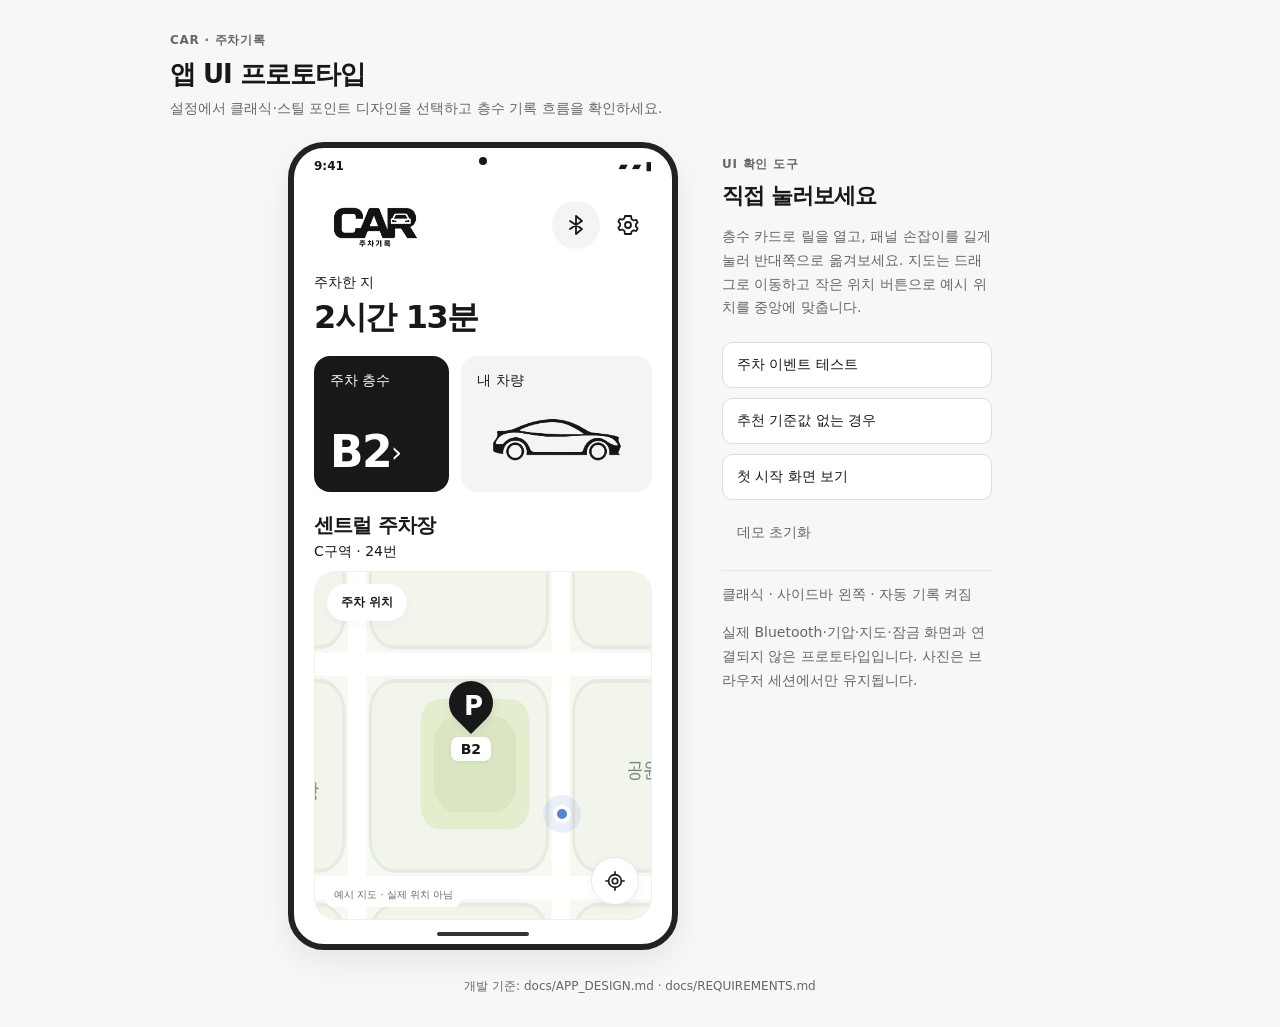
<file: prototype/index.html>
<!doctype html>
<html lang="ko">
<head>
  <meta charset="utf-8">
  <meta name="viewport" content="width=device-width, initial-scale=1">
  <title>CAR · 주차기록 UI 프로토타입</title>
  <link rel="stylesheet" href="styles.css">
  <script src="app.js" defer></script>
</head>
<body>
  <main class="workspace">
    <header class="preview-header">
      <p class="eyebrow">CAR · 주차기록</p>
      <h1>앱 UI 프로토타입</h1>
      <p>설정에서 클래식·스틸 포인트 디자인을 선택하고 층수 기록 흐름을 확인하세요.</p>
    </header>
    <div class="preview-layout">
      <section class="phone" id="phone" aria-label="주차기록 앱 시안">
        <div class="status-bar" aria-hidden="true"><span>9:41</span><span>▰ ▰ ▮</span></div>
        <div class="home-screen" id="homeScreen">
          <header class="app-header">
            <img class="header-logo" src="../assets/logo/car-logo.png" alt="CAR 주차기록">
            <div class="header-actions">
              <button id="bluetoothButton" class="icon-button bluetooth-button" type="button" aria-label="자동 기록 켜짐" aria-pressed="true">
                <svg viewBox="0 0 24 24" aria-hidden="true"><path d="M12 3v18l6-5-12-8m0 8 12-8-6-5"/></svg>
              </button>
              <button id="settingsButton" class="icon-button" type="button" aria-label="설정 열기">
                <svg viewBox="0 0 24 24" aria-hidden="true"><path d="m9 3-.6 2.4-2.2 1.3-2.4-.7-1.5 2.6 1.8 1.7v2.6l-1.8 1.7 1.5 2.6 2.4-.7 2.2 1.3L9 21h6l.6-2.4 2.2-1.3 2.4.7 1.5-2.6-1.8-1.7v-2.6l1.8-1.7-1.5-2.6-2.4.7-2.2-1.3L15 3z"/><circle cx="12" cy="12" r="3"/></svg>
              </button>
            </div>
          </header>
          <section class="elapsed-section" aria-label="주차 경과 시간"><p>주차한 지</p><strong id="elapsedTime">2시간 13분</strong></section>
          <section class="summary-grid" aria-label="현재 주차 기록">
            <button id="floorCard" class="floor-card" type="button" aria-label="주차 층수 선택"><span>주차 층수</span><span class="floor-line"><strong id="homeFloor">B2</strong><span aria-hidden="true">›</span></span></button>
            <button id="vehicleCard" class="vehicle-card" type="button" aria-label="내 차량과 주차 사진"><span>내 차량</span><img id="vehicleImage" src="../assets/vehicle/car-side.png" alt="간결한 측면 차량 아이콘"></button>
          </section>
          <section class="location-heading"><h2>센트럴 주차장</h2><p>C구역 · 24번</p></section>
          <section id="mapViewport" class="map-preview" tabindex="0" aria-label="예시 지도. 실제 위치가 아닙니다. 드래그 또는 방향키로 이동할 수 있습니다.">
            <div id="mapLayer" class="map-layer">
              <img class="map-artwork" src="../assets/map/map-demo.svg" alt="" aria-hidden="true" draggable="false">
              <div class="parking-marker"><span class="marker-pin">P</span><span class="marker-floor" id="mapFloor">B2</span></div>
              <span class="map-current-position" role="img" aria-label="예시 현재 위치, 실제 측정값 아님"></span>
            </div>
            <span class="map-location-chip">주차 위치</span>
            <button id="recenterMap" class="map-recenter" type="button" aria-label="예시 현재 위치를 지도 중앙에 표시">
              <svg viewBox="0 0 24 24" aria-hidden="true"><circle cx="12" cy="12" r="7"/><circle cx="12" cy="12" r="3"/><path d="M12 2v3m0 14v3M2 12h3m14 0h3"/></svg>
            </button>
            <span class="map-note">예시 지도 · 실제 위치 아님</span>
          </section>
        </div>

        <div id="drawerBackdrop" class="drawer-backdrop" hidden></div>
        <div id="dropGuide" class="drop-guide" aria-hidden="true" hidden></div>
        <section id="drawer" class="drawer side-left" role="dialog" aria-modal="true" aria-labelledby="drawerTitle" hidden>
          <button id="dragHandle" class="drag-handle" type="button" aria-label="길게 누른 뒤 드래그하여 사이드바 위치 이동"><span aria-hidden="true"></span></button>
          <div class="drawer-heading"><h2 id="drawerTitle">주차 층수</h2><button id="closeDrawer" class="close-button" type="button" aria-label="층수 패널 닫기">×</button></div>
          <p class="recommendation" id="recommendation">B2로 예상돼요</p>
          <div class="wheel-window"><div class="wheel-selection" aria-hidden="true"></div><div id="floorWheel" class="floor-wheel" role="group" aria-label="위아래로 스크롤해서 주차 층수 선택"></div></div>
          <div class="drawer-actions">
            <button id="cameraButton" class="camera-button" type="button" aria-label="주차 사진 추가">
              <svg viewBox="0 0 24 24" aria-hidden="true"><path d="M3 7h4l2-3h6l2 3h4v13H3z"/><circle cx="12" cy="13" r="4"/></svg>
            </button>
            <button id="saveButton" class="save-button" type="button">저장</button>
          </div>
        </section>

        <section id="welcomeScreen" class="full-screen welcome-screen" aria-label="처음 시작" hidden>
          <img class="welcome-logo" src="../assets/logo/car-logo.png" alt="CAR 주차기록">
          <div class="welcome-car"><img id="welcomeVehicleImage" src="../assets/vehicle/car-side.png" alt="간결한 측면 차량 아이콘"><span class="welcome-parking" aria-hidden="true">P</span></div>
          <h2>주차 위치를<br>쉽게 기억하세요</h2><p class="welcome-copy">차에서 내리면<br>주차 기록을 도와드려요</p>
          <p class="setup-summary">차량 선택 · 권한 확인 · 연결 테스트</p>
          <div class="welcome-actions"><button id="startSetup" class="primary-button" type="button">내 차량 연결하기</button><button id="skipSetup" class="text-button" type="button">나중에 설정</button></div>
        </section>

        <section id="settingsScreen" class="full-screen settings-screen" aria-labelledby="settingsTitle" hidden>
          <div class="screen-heading"><button id="closeSettings" class="text-button" type="button">뒤로</button><h2 id="settingsTitle">설정</h2></div>
          <label class="settings-row"><span><strong>자동 기록</strong><small>등록 차량 연결 해제 시 기록</small></span><input id="autoRecordToggle" type="checkbox" checked></label>
          <div class="settings-section theme-section">
            <h3>디자인 테마</h3>
            <fieldset class="theme-options">
              <legend class="visually-hidden">앱 디자인 선택</legend>
              <label class="theme-option">
                <input type="radio" name="appTheme" value="classic" checked>
                <span class="theme-swatch swatch-classic" aria-hidden="true"><b>CAR</b><i></i><em>B2</em></span>
                <strong>클래식</strong><small>블랙 · 화이트</small>
              </label>
              <label class="theme-option">
                <input type="radio" name="appTheme" value="steel">
                <span class="theme-swatch swatch-steel" aria-hidden="true"><b>CAR</b><i></i><em>B2</em></span>
                <strong>스틸 포인트</strong><small>얇은 실버 디테일</small>
              </label>
            </fieldset>
            <p class="theme-hint">바로 적용되고 다음 실행에도 유지돼요.</p>
          </div>
          <div class="settings-section"><h3>사이드바 위치</h3><div class="side-options"><label><input type="radio" name="drawerSide" value="left" checked>왼쪽</label><label><input type="radio" name="drawerSide" value="right">오른쪽</label></div></div>
          <div class="settings-section"><h3>등록 차량</h3><p>내 차량 Bluetooth <span class="demo-tag">예시</span></p></div>
          <div class="settings-section"><h3>자동 화면 표시</h3><p>실제 앱에서는 권한과 감지 준비 상태를 확인합니다.</p><button id="settingsSetup" class="secondary-button" type="button">설정 흐름 보기</button></div>
          <p class="demo-disclosure">UI 데모 설정입니다. 휴대폰의 Bluetooth·권한 설정은 변경하지 않습니다.</p>
        </section>

        <section id="setupScreen" class="full-screen setup-screen" aria-labelledby="setupTitle" hidden>
          <div class="screen-heading"><button id="closeSetup" class="text-button" type="button">닫기</button><span id="setupProgress">1 / 3</span></div>
          <div class="setup-content"><p class="eyebrow">처음 설정</p><h2 id="setupTitle">내 차량을 선택하세요</h2><div id="setupBody"></div></div>
          <button id="setupNext" class="primary-button" type="button">이 차량 선택</button><p class="demo-disclosure">설정 화면을 확인하는 데모입니다.</p>
        </section>
        <div class="gesture-bar" aria-hidden="true"></div>
        <div id="toast" class="toast" role="status" aria-live="polite" hidden></div>
      </section>
      <aside class="demo-tools" aria-label="프로토타입 확인 도구">
        <p class="eyebrow">UI 확인 도구</p><h2>직접 눌러보세요</h2>
        <p>층수 카드로 릴을 열고, 패널 손잡이를 길게 눌러 반대쪽으로 옮겨보세요. 지도는 드래그로 이동하고 작은 위치 버튼으로 예시 위치를 중앙에 맞춥니다.</p>
        <button id="simulateParking" class="tool-button" type="button">주차 이벤트 테스트</button>
        <button id="simulateNoBaseline" class="tool-button" type="button">추천 기준값 없는 경우</button>
        <button id="showWelcome" class="tool-button" type="button">첫 시작 화면 보기</button>
        <button id="resetDemo" class="tool-button subtle" type="button">데모 초기화</button>
        <p id="demoState" class="demo-state" aria-live="polite">사이드바 왼쪽 · 자동 기록 켜짐</p>
        <p class="demo-disclosure">실제 Bluetooth·기압·지도·잠금 화면과 연결되지 않은 프로토타입입니다. 사진은 브라우저 세션에서만 유지됩니다.</p>
      </aside>
    </div>
    <p class="footer-note">개발 기준: docs/APP_DESIGN.md · docs/REQUIREMENTS.md</p>
  </main>
  <input id="photoInput" type="file" accept="image/*" hidden>
  <dialog id="photoDialog"><button id="closePhoto" class="text-button" type="button">닫기</button><img id="photoPreview" alt="저장한 주차 사진"></dialog>
</body>
</html>
</file>
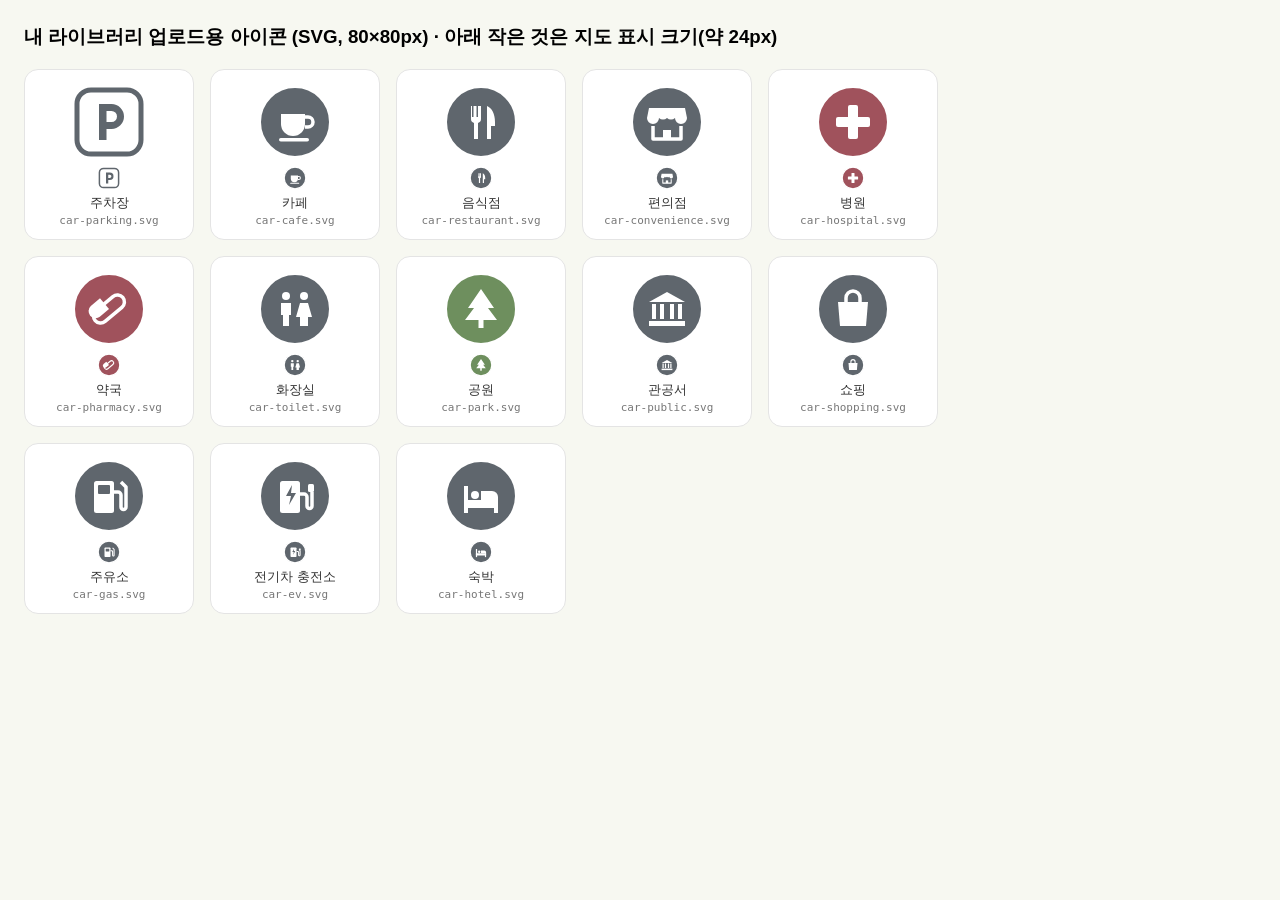
<file: map-style/icons/preview.html>
<!doctype html><meta charset="utf-8"><title>지도 아이콘 미리보기</title>
<style>body{font-family:'Noto Sans KR',sans-serif;background:#F7F8F1;margin:24px}
.grid{display:grid;grid-template-columns:repeat(5,170px);gap:16px}
figure{margin:0;background:#fff;border:1px solid #E4E4E4;border-radius:14px;padding:12px;text-align:center}
.big svg{width:80px;height:80px}.small svg{width:24px;height:24px}
figcaption{font-size:13px;color:#333}code{font-size:11px;color:#777}</style>
<h3>내 라이브러리 업로드용 아이콘 (SVG, 80×80px) · 아래 작은 것은 지도 표시 크기(약 24px)</h3>
<div class="grid"><figure><div class="big"><svg xmlns="http://www.w3.org/2000/svg" width="80" height="80" viewBox="0 0 80 80"><rect x="8" y="8" width="64" height="64" rx="14" fill="#FFFFFF" stroke="#5F666D" stroke-width="5"/><path d="M30 22h12.5a12.5 12.5 0 0 1 0 25H37.5v11H30z M37.5 29v11h5a5.5 5.5 0 0 0 0-11z" fill="#5F666D" fill-rule="evenodd"/></svg>
</div><div class="small"><svg xmlns="http://www.w3.org/2000/svg" width="80" height="80" viewBox="0 0 80 80"><rect x="8" y="8" width="64" height="64" rx="14" fill="#FFFFFF" stroke="#5F666D" stroke-width="5"/><path d="M30 22h12.5a12.5 12.5 0 0 1 0 25H37.5v11H30z M37.5 29v11h5a5.5 5.5 0 0 0 0-11z" fill="#5F666D" fill-rule="evenodd"/></svg>
</div><figcaption>주차장<br><code>car-parking.svg</code></figcaption></figure><figure><div class="big"><svg xmlns="http://www.w3.org/2000/svg" width="80" height="80" viewBox="0 0 80 80"><circle cx="40" cy="40" r="36" fill="#5F666D" stroke="#FFFFFF" stroke-width="4"/><path d="M26 32h24v10a12 12 0 0 1-12 12h0a12 12 0 0 1-12-12z" fill="#FFFFFF"/>
<path d="M50 35h3a5 5 0 0 1 0 10h-3" fill="none" stroke="#FFFFFF" stroke-width="3.5"/>
<rect x="24" y="56" width="30" height="3.5" rx="1.75" fill="#FFFFFF"/></svg>
</div><div class="small"><svg xmlns="http://www.w3.org/2000/svg" width="80" height="80" viewBox="0 0 80 80"><circle cx="40" cy="40" r="36" fill="#5F666D" stroke="#FFFFFF" stroke-width="4"/><path d="M26 32h24v10a12 12 0 0 1-12 12h0a12 12 0 0 1-12-12z" fill="#FFFFFF"/>
<path d="M50 35h3a5 5 0 0 1 0 10h-3" fill="none" stroke="#FFFFFF" stroke-width="3.5"/>
<rect x="24" y="56" width="30" height="3.5" rx="1.75" fill="#FFFFFF"/></svg>
</div><figcaption>카페<br><code>car-cafe.svg</code></figcaption></figure><figure><div class="big"><svg xmlns="http://www.w3.org/2000/svg" width="80" height="80" viewBox="0 0 80 80"><circle cx="40" cy="40" r="36" fill="#5F666D" stroke="#FFFFFF" stroke-width="4"/><path d="M30 24v13a4 4 0 0 0 3 3.9V57h4V40.9a4 4 0 0 0 3-3.9V24h-3v11h-1.5V24h-3v11H31V24z" fill="#FFFFFF"/>
<path d="M46 57V24c5 2 8 8 8 16v4h-4v13z" fill="#FFFFFF"/></svg>
</div><div class="small"><svg xmlns="http://www.w3.org/2000/svg" width="80" height="80" viewBox="0 0 80 80"><circle cx="40" cy="40" r="36" fill="#5F666D" stroke="#FFFFFF" stroke-width="4"/><path d="M30 24v13a4 4 0 0 0 3 3.9V57h4V40.9a4 4 0 0 0 3-3.9V24h-3v11h-1.5V24h-3v11H31V24z" fill="#FFFFFF"/>
<path d="M46 57V24c5 2 8 8 8 16v4h-4v13z" fill="#FFFFFF"/></svg>
</div><figcaption>음식점<br><code>car-restaurant.svg</code></figcaption></figure><figure><div class="big"><svg xmlns="http://www.w3.org/2000/svg" width="80" height="80" viewBox="0 0 80 80"><circle cx="40" cy="40" r="36" fill="#5F666D" stroke="#FFFFFF" stroke-width="4"/><path d="M22 26h36l2 10a6 6 0 0 1-12 0 6 6 0 0 1-8 0 6 6 0 0 1-8 0 6 6 0 0 1-12 0z" fill="#FFFFFF"/>
<path d="M26 44v13h28V44" fill="none" stroke="#FFFFFF" stroke-width="3.5" stroke-linejoin="round"/>
<rect x="36" y="48" width="8" height="9" fill="#FFFFFF"/></svg>
</div><div class="small"><svg xmlns="http://www.w3.org/2000/svg" width="80" height="80" viewBox="0 0 80 80"><circle cx="40" cy="40" r="36" fill="#5F666D" stroke="#FFFFFF" stroke-width="4"/><path d="M22 26h36l2 10a6 6 0 0 1-12 0 6 6 0 0 1-8 0 6 6 0 0 1-8 0 6 6 0 0 1-12 0z" fill="#FFFFFF"/>
<path d="M26 44v13h28V44" fill="none" stroke="#FFFFFF" stroke-width="3.5" stroke-linejoin="round"/>
<rect x="36" y="48" width="8" height="9" fill="#FFFFFF"/></svg>
</div><figcaption>편의점<br><code>car-convenience.svg</code></figcaption></figure><figure><div class="big"><svg xmlns="http://www.w3.org/2000/svg" width="80" height="80" viewBox="0 0 80 80"><circle cx="40" cy="40" r="36" fill="#A0525C" stroke="#FFFFFF" stroke-width="4"/><rect x="35" y="23" width="10" height="34" rx="2" fill="#FFFFFF"/>
<rect x="23" y="35" width="34" height="10" rx="2" fill="#FFFFFF"/></svg>
</div><div class="small"><svg xmlns="http://www.w3.org/2000/svg" width="80" height="80" viewBox="0 0 80 80"><circle cx="40" cy="40" r="36" fill="#A0525C" stroke="#FFFFFF" stroke-width="4"/><rect x="35" y="23" width="10" height="34" rx="2" fill="#FFFFFF"/>
<rect x="23" y="35" width="34" height="10" rx="2" fill="#FFFFFF"/></svg>
</div><figcaption>병원<br><code>car-hospital.svg</code></figcaption></figure><figure><div class="big"><svg xmlns="http://www.w3.org/2000/svg" width="80" height="80" viewBox="0 0 80 80"><circle cx="40" cy="40" r="36" fill="#A0525C" stroke="#FFFFFF" stroke-width="4"/><rect x="22" y="33" width="36" height="14" rx="7" transform="rotate(-40 40 40)" fill="none" stroke="#FFFFFF" stroke-width="3.5"/>
<path d="M40 40l-9.2 7.7a7 7 0 0 1 -9-10.7l9.2-7.7z" transform="rotate(0 40 40)" fill="#FFFFFF"/></svg>
</div><div class="small"><svg xmlns="http://www.w3.org/2000/svg" width="80" height="80" viewBox="0 0 80 80"><circle cx="40" cy="40" r="36" fill="#A0525C" stroke="#FFFFFF" stroke-width="4"/><rect x="22" y="33" width="36" height="14" rx="7" transform="rotate(-40 40 40)" fill="none" stroke="#FFFFFF" stroke-width="3.5"/>
<path d="M40 40l-9.2 7.7a7 7 0 0 1 -9-10.7l9.2-7.7z" transform="rotate(0 40 40)" fill="#FFFFFF"/></svg>
</div><figcaption>약국<br><code>car-pharmacy.svg</code></figcaption></figure><figure><div class="big"><svg xmlns="http://www.w3.org/2000/svg" width="80" height="80" viewBox="0 0 80 80"><circle cx="40" cy="40" r="36" fill="#5F666D" stroke="#FFFFFF" stroke-width="4"/><circle cx="31" cy="27" r="4" fill="#FFFFFF"/><circle cx="49" cy="27" r="4" fill="#FFFFFF"/>
<path d="M26 34h10v12h-2v11h-6V46h-2z" fill="#FFFFFF"/>
<path d="M45 34h8l4 14h-4v9h-8v-9h-4z" fill="#FFFFFF"/></svg>
</div><div class="small"><svg xmlns="http://www.w3.org/2000/svg" width="80" height="80" viewBox="0 0 80 80"><circle cx="40" cy="40" r="36" fill="#5F666D" stroke="#FFFFFF" stroke-width="4"/><circle cx="31" cy="27" r="4" fill="#FFFFFF"/><circle cx="49" cy="27" r="4" fill="#FFFFFF"/>
<path d="M26 34h10v12h-2v11h-6V46h-2z" fill="#FFFFFF"/>
<path d="M45 34h8l4 14h-4v9h-8v-9h-4z" fill="#FFFFFF"/></svg>
</div><figcaption>화장실<br><code>car-toilet.svg</code></figcaption></figure><figure><div class="big"><svg xmlns="http://www.w3.org/2000/svg" width="80" height="80" viewBox="0 0 80 80"><circle cx="40" cy="40" r="36" fill="#6E8F5E" stroke="#FFFFFF" stroke-width="4"/><path d="M40 20l13 19h-6l9 12H24l9-12h-6z" fill="#FFFFFF"/>
<rect x="37.5" y="50" width="5" height="9" fill="#FFFFFF"/></svg>
</div><div class="small"><svg xmlns="http://www.w3.org/2000/svg" width="80" height="80" viewBox="0 0 80 80"><circle cx="40" cy="40" r="36" fill="#6E8F5E" stroke="#FFFFFF" stroke-width="4"/><path d="M40 20l13 19h-6l9 12H24l9-12h-6z" fill="#FFFFFF"/>
<rect x="37.5" y="50" width="5" height="9" fill="#FFFFFF"/></svg>
</div><figcaption>공원<br><code>car-park.svg</code></figcaption></figure><figure><div class="big"><svg xmlns="http://www.w3.org/2000/svg" width="80" height="80" viewBox="0 0 80 80"><circle cx="40" cy="40" r="36" fill="#5F666D" stroke="#FFFFFF" stroke-width="4"/><path d="M22 33l18-10 18 10z" fill="#FFFFFF"/>
<rect x="25" y="35" width="4" height="15" fill="#FFFFFF"/><rect x="33" y="35" width="4" height="15" fill="#FFFFFF"/>
<rect x="43" y="35" width="4" height="15" fill="#FFFFFF"/><rect x="51" y="35" width="4" height="15" fill="#FFFFFF"/>
<rect x="22" y="52" width="36" height="5" fill="#FFFFFF"/></svg>
</div><div class="small"><svg xmlns="http://www.w3.org/2000/svg" width="80" height="80" viewBox="0 0 80 80"><circle cx="40" cy="40" r="36" fill="#5F666D" stroke="#FFFFFF" stroke-width="4"/><path d="M22 33l18-10 18 10z" fill="#FFFFFF"/>
<rect x="25" y="35" width="4" height="15" fill="#FFFFFF"/><rect x="33" y="35" width="4" height="15" fill="#FFFFFF"/>
<rect x="43" y="35" width="4" height="15" fill="#FFFFFF"/><rect x="51" y="35" width="4" height="15" fill="#FFFFFF"/>
<rect x="22" y="52" width="36" height="5" fill="#FFFFFF"/></svg>
</div><figcaption>관공서<br><code>car-public.svg</code></figcaption></figure><figure><div class="big"><svg xmlns="http://www.w3.org/2000/svg" width="80" height="80" viewBox="0 0 80 80"><circle cx="40" cy="40" r="36" fill="#5F666D" stroke="#FFFFFF" stroke-width="4"/><path d="M33 33v-4a7 7 0 0 1 14 0v4" fill="none" stroke="#FFFFFF" stroke-width="3.5"/>
<path d="M25 33h30l-2 24H27z" fill="#FFFFFF"/></svg>
</div><div class="small"><svg xmlns="http://www.w3.org/2000/svg" width="80" height="80" viewBox="0 0 80 80"><circle cx="40" cy="40" r="36" fill="#5F666D" stroke="#FFFFFF" stroke-width="4"/><path d="M33 33v-4a7 7 0 0 1 14 0v4" fill="none" stroke="#FFFFFF" stroke-width="3.5"/>
<path d="M25 33h30l-2 24H27z" fill="#FFFFFF"/></svg>
</div><figcaption>쇼핑<br><code>car-shopping.svg</code></figcaption></figure><figure><div class="big"><svg xmlns="http://www.w3.org/2000/svg" width="80" height="80" viewBox="0 0 80 80"><circle cx="40" cy="40" r="36" fill="#5F666D" stroke="#FFFFFF" stroke-width="4"/><rect x="25" y="25" width="20" height="32" rx="2.5" fill="#FFFFFF"/>
<rect x="29" y="29" width="12" height="9" rx="1" fill="#5F666D"/>
<path d="M45 36h4a3 3 0 0 1 3 3v12a2.5 2.5 0 0 0 5 0V31l-5-5" fill="none" stroke="#FFFFFF" stroke-width="3.5" stroke-linejoin="round"/></svg>
</div><div class="small"><svg xmlns="http://www.w3.org/2000/svg" width="80" height="80" viewBox="0 0 80 80"><circle cx="40" cy="40" r="36" fill="#5F666D" stroke="#FFFFFF" stroke-width="4"/><rect x="25" y="25" width="20" height="32" rx="2.5" fill="#FFFFFF"/>
<rect x="29" y="29" width="12" height="9" rx="1" fill="#5F666D"/>
<path d="M45 36h4a3 3 0 0 1 3 3v12a2.5 2.5 0 0 0 5 0V31l-5-5" fill="none" stroke="#FFFFFF" stroke-width="3.5" stroke-linejoin="round"/></svg>
</div><figcaption>주유소<br><code>car-gas.svg</code></figcaption></figure><figure><div class="big"><svg xmlns="http://www.w3.org/2000/svg" width="80" height="80" viewBox="0 0 80 80"><circle cx="40" cy="40" r="36" fill="#5F666D" stroke="#FFFFFF" stroke-width="4"/><rect x="25" y="25" width="20" height="32" rx="2.5" fill="#FFFFFF"/>
<path d="M37 29l-6 11h5l-2 9 7-12h-5z" fill="#5F666D"/>
<path d="M45 38h4a3 3 0 0 1 3 3v9a2.5 2.5 0 0 0 5 0V36" fill="none" stroke="#FFFFFF" stroke-width="3.5" stroke-linejoin="round"/>
<rect x="53" y="28" width="6" height="8" rx="1.5" fill="#FFFFFF"/></svg>
</div><div class="small"><svg xmlns="http://www.w3.org/2000/svg" width="80" height="80" viewBox="0 0 80 80"><circle cx="40" cy="40" r="36" fill="#5F666D" stroke="#FFFFFF" stroke-width="4"/><rect x="25" y="25" width="20" height="32" rx="2.5" fill="#FFFFFF"/>
<path d="M37 29l-6 11h5l-2 9 7-12h-5z" fill="#5F666D"/>
<path d="M45 38h4a3 3 0 0 1 3 3v9a2.5 2.5 0 0 0 5 0V36" fill="none" stroke="#FFFFFF" stroke-width="3.5" stroke-linejoin="round"/>
<rect x="53" y="28" width="6" height="8" rx="1.5" fill="#FFFFFF"/></svg>
</div><figcaption>전기차 충전소<br><code>car-ev.svg</code></figcaption></figure><figure><div class="big"><svg xmlns="http://www.w3.org/2000/svg" width="80" height="80" viewBox="0 0 80 80"><circle cx="40" cy="40" r="36" fill="#5F666D" stroke="#FFFFFF" stroke-width="4"/><rect x="23" y="44" width="34" height="8" rx="2" fill="#FFFFFF"/>
<rect x="23" y="30" width="4" height="27" fill="#FFFFFF"/><rect x="53" y="44" width="4" height="13" fill="#FFFFFF"/>
<circle cx="34" cy="39" r="4" fill="#FFFFFF"/><path d="M40 35h11a6 6 0 0 1 6 6v3H40z" fill="#FFFFFF"/></svg>
</div><div class="small"><svg xmlns="http://www.w3.org/2000/svg" width="80" height="80" viewBox="0 0 80 80"><circle cx="40" cy="40" r="36" fill="#5F666D" stroke="#FFFFFF" stroke-width="4"/><rect x="23" y="44" width="34" height="8" rx="2" fill="#FFFFFF"/>
<rect x="23" y="30" width="4" height="27" fill="#FFFFFF"/><rect x="53" y="44" width="4" height="13" fill="#FFFFFF"/>
<circle cx="34" cy="39" r="4" fill="#FFFFFF"/><path d="M40 35h11a6 6 0 0 1 6 6v3H40z" fill="#FFFFFF"/></svg>
</div><figcaption>숙박<br><code>car-hotel.svg</code></figcaption></figure></div>
</file>
<file: prototype/styles.css>
:root{color-scheme:light;--black:#181818;--white:#fff;--surface:#f4f4f4;--secondary:#666;--inactive:#a8a8a8;--border:#e4e4e4;font-family:system-ui,-apple-system,"Segoe UI","Malgun Gothic",sans-serif;color:var(--black);background:#f7f7f7}
*{box-sizing:border-box}body{margin:0}button,input{font:inherit}button{cursor:pointer}button:focus-visible,input:focus-visible{outline:3px solid #777;outline-offset:3px}button{color:inherit}button:disabled{opacity:.4;cursor:default}[hidden]{display:none!important}svg{width:24px;height:24px;fill:none;stroke:currentColor;stroke-width:1.8;stroke-linecap:round;stroke-linejoin:round}h1,h2,h3,p{margin:0}button{border:0}img{max-width:100%}
.workspace{max-width:980px;margin:0 auto;padding:32px 20px}.preview-header{margin-bottom:24px}.eyebrow{font-size:12px;color:var(--secondary);font-weight:600;letter-spacing:.06em;margin-bottom:8px}.preview-header h1{font-size:26px;letter-spacing:-.04em}.preview-header>p:last-child{margin-top:8px;color:var(--secondary);font-size:14px}.preview-layout{display:flex;align-items:flex-start;justify-content:center;gap:44px}.phone{position:relative;width:390px;min-width:0;flex:none;height:808px;border:6px solid #222;border-radius:36px;overflow:hidden;background:var(--white);box-shadow:0 12px 30px #00000012}.phone:before{content:"";position:absolute;top:9px;left:calc(50% - 4px);height:8px;width:8px;border-radius:50%;background:var(--black);z-index:60}.status-bar{height:34px;padding:11px 20px 0;display:flex;justify-content:space-between;font-size:12px;font-weight:600;position:relative;z-index:55;pointer-events:none}.home-screen{height:calc(100% - 34px);display:flex;flex-direction:column;padding:14px 20px 24px;gap:20px}.app-header{display:flex;align-items:center;justify-content:space-between;gap:12px}.header-logo{width:122px;height:58px;object-fit:contain}.header-actions{display:flex;align-items:center;gap:4px}.icon-button{width:48px;height:48px;border-radius:50%;display:flex;align-items:center;justify-content:center;background:transparent}.bluetooth-button{color:var(--inactive)}.bluetooth-button[aria-pressed="true"]{color:var(--black);background:var(--surface)}.elapsed-section p{font-size:14px;margin-bottom:6px}.elapsed-section strong{font-size:32px;line-height:1.2;letter-spacing:-.045em;display:block}.summary-grid{display:grid;grid-template-columns:40% 1fr;gap:12px}.floor-card,.vehicle-card{height:136px;border-radius:16px;text-align:left;padding:16px;display:flex;flex-direction:column;min-width:0}.floor-card{background:var(--black);color:white}.floor-card>span:first-child,.vehicle-card>span{font-size:14px}.floor-line{display:flex;align-items:center;justify-content:space-between;margin-top:auto}.floor-line strong{font-size:44px;line-height:1.1;letter-spacing:-.035em}.floor-line>span{font-size:28px}.vehicle-card{background:var(--surface)}.vehicle-card img{margin:auto 0 4px;width:100%;height:70px;object-fit:contain}.vehicle-card.has-photo{padding:0;position:relative;overflow:hidden}.vehicle-card.has-photo>span{position:absolute;top:12px;left:12px;padding:4px 7px;background:#ffffffdb;border-radius:5px;z-index:1}.vehicle-card.has-photo img{margin:0;height:100%;width:100%;object-fit:cover}.location-heading{margin-bottom:-10px}.location-heading h2{font-size:20px;font-weight:750;letter-spacing:-.04em}.location-heading p{margin-top:4px;font-size:14px}.map-preview{min-height:220px;flex:1;position:relative;overflow:hidden;border-radius:22px;background:#f7f8f1;border:1px solid #edf0e7;touch-action:none;cursor:grab;user-select:none}
.map-preview.is-panning{cursor:grabbing}.map-preview:focus-visible{outline:3px solid #777;outline-offset:2px}
.map-layer{position:absolute;inset:-40%;pointer-events:none}
.map-artwork{position:absolute;inset:0;width:100%;height:100%;max-width:none;object-fit:fill;pointer-events:none}
.parking-marker{position:absolute;left:48%;top:46%;transform:translate(-50%,-50%);display:flex;flex-direction:column;align-items:center;gap:12px}
.marker-pin{position:relative;width:44px;height:44px;background:var(--black);color:white;border-radius:50% 50% 50% 0;transform:rotate(-45deg);display:grid;place-items:center;font-size:0;box-shadow:0 2px 8px #18181812}
.marker-pin:after{content:"P";transform:rotate(45deg);font-size:26px;font-weight:700}
.marker-floor{font-size:14px;font-weight:700;background:white;padding:4px 10px;border-radius:7px;box-shadow:0 1px 4px #00000012}
.map-current-position{position:absolute;left:calc(63% - 9px);top:calc(61% - 9px);width:18px;height:18px;background:#5483d5;border:4px solid #fff;border-radius:50%;box-shadow:0 0 0 10px #5483d51f}
.map-location-chip{position:absolute;top:12px;left:12px;background:white;border-radius:20px;padding:10px 14px;font-size:12px;font-weight:600;box-shadow:0 3px 12px #18241808;pointer-events:none}
.map-recenter{position:absolute;bottom:14px;right:12px;width:48px;height:48px;border-radius:50%;display:grid;place-items:center;background:white;border:1px solid #e5ebe3;box-shadow:0 3px 12px #1824180b;cursor:pointer;touch-action:manipulation}
.map-recenter svg{width:22px;height:22px}
.map-note{position:absolute;bottom:12px;left:12px;right:auto;max-width:calc(100% - 86px);background:#fffffff0;padding:5px 7px;font-size:10px;line-height:1.4;border-radius:6px;color:#666;pointer-events:none}

.drawer-backdrop{position:absolute;inset:34px 0 0;background:#18181847;z-index:20}.drawer{position:absolute;top:34px;bottom:0;width:60%;max-width:216px;min-width:180px;background:white;z-index:25;padding:8px 14px 38px;display:flex;flex-direction:column;box-shadow:0 0 16px #00000008}.side-left{left:0;right:auto}.side-right{right:0;left:auto}.drag-handle{height:32px;min-height:32px;width:100%;background:white;display:grid;place-items:center;touch-action:none;cursor:grab;user-select:none}.drag-handle span{display:block;height:4px;width:34px;border-radius:3px;background:#b4b4b4}.drawer.is-dragging{opacity:.92;box-shadow:0 8px 26px #00000030}.drawer.is-dragging .drag-handle{cursor:grabbing}.drawer-heading{display:flex;align-items:center;justify-content:space-between;gap:4px;margin-top:8px}.drawer-heading h2{font-size:19px;letter-spacing:-.04em;white-space:nowrap}.close-button{background:white;width:36px;height:44px;flex:none;font-size:28px;line-height:1}.recommendation{font-size:13px;margin-top:4px;min-height:38px;line-height:1.5}.wheel-window{height:280px;min-height:280px;position:relative;margin-top:8px}.wheel-selection{position:absolute;top:112px;left:0;right:0;height:56px;border-radius:12px;background:var(--black);pointer-events:none}.floor-wheel{position:relative;height:280px;overflow-y:auto;padding:112px 0;scroll-snap-type:y mandatory;scrollbar-width:none;overscroll-behavior:contain}.floor-wheel::-webkit-scrollbar{display:none}.floor-option{height:56px;min-height:56px;width:100%;display:block;background:transparent;font-size:28px;line-height:56px;font-weight:650;text-align:center;scroll-snap-align:center;position:relative;color:var(--black);opacity:.15;padding:0}.floor-option.near{opacity:.65}.floor-option[aria-pressed="true"]{opacity:1;color:white;font-size:40px;font-weight:750}.floor-option:focus-visible{outline-offset:-4px}.drawer-actions{display:flex;align-items:center;justify-content:center;gap:10px;margin-top:auto;padding-top:16px}.camera-button{height:48px;width:48px;min-width:48px;display:grid;place-items:center;border:1px solid #aaa;border-radius:12px;background:white}.save-button{height:48px;min-width:88px;max-width:96px;flex:1;background:var(--black);color:white;border-radius:12px;font-size:16px;font-weight:600}.drop-guide{position:absolute;top:34px;bottom:0;width:8px;border-radius:4px;background:var(--black);z-index:28;opacity:.45;pointer-events:none}.drop-guide.left{left:2px}.drop-guide.right{right:2px}
.gesture-bar{position:absolute;bottom:8px;left:calc(50% - 46px);height:4px;width:92px;border-radius:3px;background:#333;z-index:52;pointer-events:none}.full-screen{position:absolute;inset:34px 0 0;background:white;z-index:35;padding:24px 24px 28px;display:flex;flex-direction:column}.welcome-screen{align-items:center;text-align:center;padding-top:34px}.welcome-logo{width:164px;height:94px;object-fit:contain}.welcome-car{margin-top:30px;width:236px;height:120px;position:relative;display:flex;align-items:center}.welcome-car img{width:218px}.welcome-parking{position:absolute;right:0;top:0;width:36px;height:42px;display:grid;place-items:center;border-radius:20px 20px 18px 18px;background:var(--black);color:white;font-size:23px;font-weight:700}.welcome-screen h2{font-size:28px;line-height:1.45;letter-spacing:-.055em;margin-top:22px}.welcome-copy{font-size:16px;line-height:1.6;margin-top:20px}.setup-summary{font-size:12px;color:var(--secondary);margin-top:26px}.welcome-actions{margin-top:auto;width:100%;padding-top:24px}.primary-button{background:var(--black);color:white;height:52px;border-radius:12px;width:100%;font-size:16px;font-weight:600}.text-button{background:transparent;min-height:44px;padding:8px 12px;font-size:14px}.welcome-actions .text-button{margin-top:6px}.screen-heading{display:flex;align-items:center;justify-content:space-between;gap:12px;margin-bottom:26px}.screen-heading h2{font-size:22px}.screen-heading .text-button{padding-left:0}.settings-screen{overflow-y:auto}.settings-row{display:flex;justify-content:space-between;align-items:center;gap:18px;padding:12px 0 24px;border-bottom:1px solid var(--border)}.settings-row strong{display:block;font-size:16px}.settings-row small{display:block;font-size:12px;color:var(--secondary);margin-top:7px}.settings-row input{width:22px;height:22px;accent-color:var(--black)}.settings-section{margin-top:26px}.settings-section h3{font-size:16px;margin-bottom:12px}.settings-section p{font-size:14px;color:var(--secondary);line-height:1.6}.side-options{display:flex;gap:10px}.side-options label{background:var(--surface);padding:12px 16px;flex:1;display:flex;align-items:center;gap:8px;border-radius:10px;font-size:14px}.side-options input{accent-color:var(--black)}.secondary-button{margin-top:12px;padding:12px 16px;border:1px solid var(--border);border-radius:10px;background:white;font-size:14px}.demo-tag{font-size:11px;color:var(--secondary);border:1px solid var(--border);padding:2px 5px;border-radius:4px}.setup-screen .primary-button{margin-top:auto}.setup-content h2{font-size:25px;line-height:1.4;letter-spacing:-.04em;margin-bottom:24px}.setup-item{padding:16px;border-radius:12px;background:var(--surface);margin-bottom:12px;font-size:14px;line-height:1.6}.setup-item strong{display:block;font-size:16px;margin-bottom:3px}.setup-item p{color:var(--secondary)}.setup-content>div>p{font-size:14px;line-height:1.7;color:var(--secondary)}.setup-permission{display:flex;align-items:center;gap:12px;padding:12px 0;font-size:14px}.setup-permission input{width:20px;height:20px;accent-color:var(--black)}.toast{position:absolute;bottom:26px;left:16px;right:16px;background:#181818f0;color:white;padding:12px 16px;border-radius:12px;font-size:13px;z-index:70;text-align:center;line-height:1.5}
.demo-tools{width:270px;max-width:100%;padding-top:14px}.demo-tools h2{font-size:22px;letter-spacing:-.04em}.demo-tools>p:not(.eyebrow){font-size:14px;line-height:1.7;color:var(--secondary);margin-top:14px}.tool-button{display:block;width:100%;min-height:46px;background:white;border:1px solid #ddd;border-radius:10px;text-align:left;padding:10px 14px;margin-top:10px;font-size:14px}.tool-button:first-of-type{margin-top:22px}.tool-button.subtle{color:var(--secondary);background:transparent;border-color:transparent}.demo-state{padding-top:12px;border-top:1px solid var(--border)}.demo-disclosure{font-size:12px;line-height:1.7;color:var(--secondary);margin-top:26px}.full-screen>.demo-disclosure{margin-top:18px}.footer-note{text-align:center;font-size:12px;color:var(--secondary);margin-top:28px}dialog{border:0;border-radius:16px;padding:16px;background:white;max-width:min(680px,calc(100% - 24px));max-height:90vh}dialog::backdrop{background:#0009}dialog img{display:block;max-height:70vh;object-fit:contain}
@media(max-width:740px){.preview-layout{flex-direction:column;align-items:center;gap:24px}.demo-tools{width:390px;padding-top:0}.workspace{padding:24px 12px}.preview-header{max-width:390px;margin:0 auto 20px}.phone{width:min(390px,100%)}.footer-note{text-align:left}}
@media(max-width:360px){.phone{border-width:4px;border-radius:30px;height:792px}.home-screen{padding-left:14px;padding-right:14px;gap:18px}.header-logo{width:108px}.icon-button{width:44px;height:48px}.elapsed-section strong{font-size:29px}.summary-grid{gap:10px}.floor-card,.vehicle-card{padding:12px}.floor-line strong{font-size:40px}.location-heading h2{font-size:19px}.drawer{padding-left:12px;padding-right:12px}.drawer-heading h2{font-size:17px}.recommendation{font-size:12px}.welcome-screen{padding-left:18px;padding-right:18px}.welcome-screen h2{font-size:26px}.welcome-car{width:212px}.welcome-car img{width:196px}.setup-summary{font-size:11px}}
@media(prefers-reduced-motion:reduce){*{scroll-behavior:auto!important;transition:none!important}}

/* Theme chooser and the steel skin share layout and interaction logic. */
.visually-hidden{position:absolute;width:1px;height:1px;padding:0;margin:-1px;overflow:hidden;clip:rect(0,0,0,0);white-space:nowrap;border:0}
.theme-options{display:grid;grid-template-columns:1fr 1fr;gap:12px;border:0;padding:0;margin:0;min-width:0}
.theme-option{position:relative;min-width:0;padding:12px;border:1px solid var(--border);border-radius:12px;cursor:pointer;background:var(--white)}
.theme-option.is-selected{border-color:var(--black);box-shadow:inset 0 0 0 1px var(--black)}
.theme-option input{position:absolute;top:12px;right:12px;width:18px;height:18px;margin:0;accent-color:var(--black)}
.theme-option strong{display:block;font-size:14px;margin-top:10px}.theme-option small{display:block;color:var(--secondary);font-size:12px;line-height:1.5;margin-top:4px}
.theme-swatch{position:relative;display:block;height:98px;overflow:hidden;border:1px solid #e0e0e0;border-radius:8px;padding:12px;pointer-events:none}
.theme-swatch b{display:block;font-size:16px;letter-spacing:-.08em}.theme-swatch i{display:block;width:60%;height:4px;margin-top:9px;opacity:.25;background:currentColor}
.theme-swatch em{display:grid;place-items:center;width:44px;height:34px;margin-top:10px;font-size:19px;font-style:normal;font-weight:700}
.swatch-classic{background:#fff;color:#181818}.swatch-classic em{border-radius:6px;background:#181818;color:#fff}
.swatch-steel{background:#fff;color:#181818;border-color:#adb3b8;border-radius:3px;box-shadow:inset 0 0 0 1px #eef0f2}
.swatch-steel em{background:#181818;color:#fff;border:1px solid #b9bec3;clip-path:polygon(0 0,calc(100% - 4px) 0,100% 4px,100% 100%,4px 100%,0 calc(100% - 4px))}
.settings-section .theme-hint{font-size:12px;margin-top:10px}
.phone{color:var(--black)}
.phone[data-theme="steel"]{--accent-silver:#B9BEC3;color-scheme:light;background:#fff}
.phone[data-theme="steel"] .floor-card,.phone[data-theme="steel"] .wheel-selection,.phone[data-theme="steel"] .save-button,.phone[data-theme="steel"] .primary-button{background:#181818;color:#fff;border-radius:4px;border:1px solid var(--accent-silver);box-shadow:inset 0 0 0 1px #3b3e40}
.phone[data-theme="steel"] .floor-card{clip-path:polygon(0 0,calc(100% - 6px) 0,100% 6px,100% 100%,6px 100%,0 calc(100% - 6px))}
.phone[data-theme="steel"] .floor-card:focus-visible{outline:0;box-shadow:inset 0 0 0 3px #777}
.phone[data-theme="steel"] .vehicle-card{background:#f4f4f4;border-radius:4px}
.phone[data-theme="steel"] .drawer{background:#fff}
.phone[data-theme="steel"] .drag-handle span{background:linear-gradient(90deg,#91989e,#dce0e3,#91989e);border-radius:1px}
.phone[data-theme="steel"] .camera-button{background:#fff;border:1px solid var(--accent-silver);border-radius:4px;color:#181818;box-shadow:inset 0 0 0 1px #f0f2f3}
.phone[data-theme="steel"] .secondary-button{background:#fff;border:1px solid var(--border);border-radius:4px;color:#181818}
.phone[data-theme="steel"] .theme-option,.phone[data-theme="steel"] .side-options label,.phone[data-theme="steel"] .setup-item{border-radius:4px}
</file>
